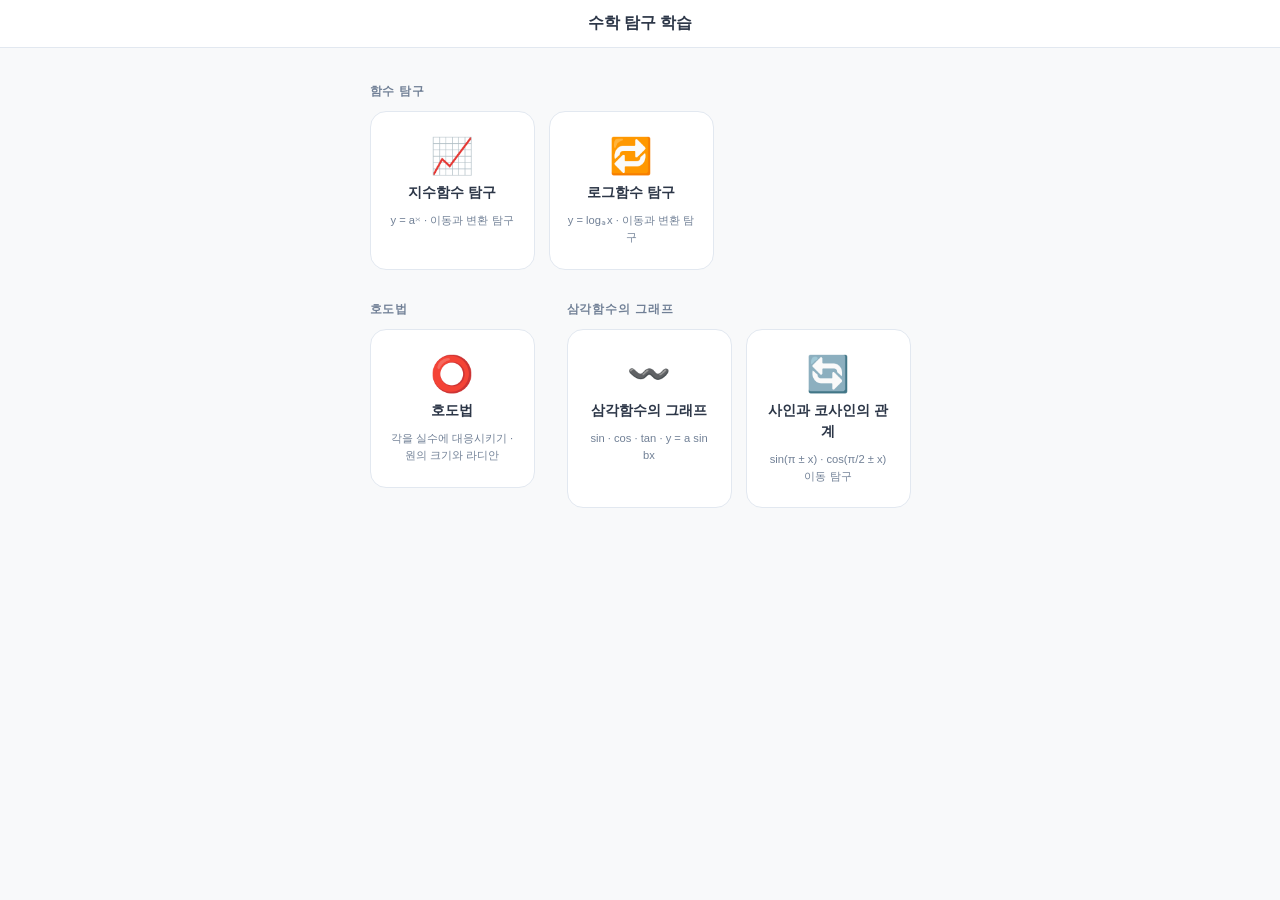
<file: index.html>
<!DOCTYPE html>
<html lang="ko">
<head>
  <meta charset="UTF-8">
  <meta name="viewport" content="width=device-width, initial-scale=1.0">
  <title>수학 탐구 학습</title>
  <link rel="stylesheet" href="common.css">
  <style>
    body { overflow: auto; }
    .hub-body {
      flex: 1;
      display: flex;
      align-items: flex-start;
      justify-content: center;
      padding: 36px 24px;
      overflow: auto;
    }
    .hub-wrap {
      display: flex;
      flex-direction: column;
      gap: 32px;
      min-width: 0;
    }
    .hub-section { display: flex; flex-direction: column; gap: 12px; }
    .section-row { display: flex; gap: 32px; flex-wrap: wrap; }
    .hub-section-title {
      font-size: 0.72rem;
      font-weight: 700;
      color: var(--text-muted);
      text-transform: uppercase;
      letter-spacing: 0.08em;
    }
    .card-row { display: flex; gap: 14px; flex-wrap: wrap; }
    .topic-card {
      background: var(--panel-bg);
      border: 1.5px solid var(--border);
      border-radius: 16px;
      padding: 26px 18px 22px;
      width: 165px;
      display: flex;
      flex-direction: column;
      align-items: center;
      gap: 9px;
      text-decoration: none;
      color: var(--text);
      transition: box-shadow 0.18s, border-color 0.18s;
    }
    .topic-card:hover {
      border-color: var(--accent);
      box-shadow: 0 4px 20px rgba(108,92,231,0.18);
    }
    .card-icon { font-size: 2.2rem; line-height: 1; }
    .card-name {
      font-size: 0.9rem;
      font-weight: 700;
      text-align: center;
      line-height: 1.45;
    }
    .card-desc {
      font-size: 0.7rem;
      color: var(--text-muted);
      text-align: center;
      line-height: 1.55;
    }
  </style>
</head>
<body>
  <header class="page-header">
    <span class="page-title">수학 탐구 학습</span>
  </header>
  <main class="hub-body">
    <div class="hub-wrap">

      <div class="hub-section">
        <div class="hub-section-title">함수 탐구</div>
        <div class="card-row">
          <a href="exp-function/index.html" class="topic-card">
            <span class="card-icon">📈</span>
            <span class="card-name">지수함수 탐구</span>
            <span class="card-desc">y = aˣ · 이동과 변환 탐구</span>
          </a>
          <a href="log-function/index.html" class="topic-card">
            <span class="card-icon">🔁</span>
            <span class="card-name">로그함수 탐구</span>
            <span class="card-desc">y = logₐx · 이동과 변환 탐구</span>
          </a>
        </div>
      </div>

      <div class="section-row">
      <div class="hub-section">
        <div class="hub-section-title">호도법</div>
        <div class="card-row">
          <a href="radian/index.html" class="topic-card">
            <span class="card-icon">⭕</span>
            <span class="card-name">호도법</span>
            <span class="card-desc">각을 실수에 대응시키기 · 원의 크기와 라디안</span>
          </a>
        </div>
      </div>

      <div class="hub-section">
        <div class="hub-section-title">삼각함수의 그래프</div>
        <div class="card-row">
          <a href="trig-graph/index.html" class="topic-card">
            <span class="card-icon">〰️</span>
            <span class="card-name">삼각함수의 그래프</span>
            <span class="card-desc">sin · cos · tan · y = a sin bx</span>
          </a>
          <a href="sin-cos-relation/index.html" class="topic-card">
            <span class="card-icon">🔄</span>
            <span class="card-name">사인과 코사인의 관계</span>
            <span class="card-desc">sin(π ± x) · cos(π/2 ± x) 이동 탐구</span>
          </a>
        </div>
      </div>
      </div>

    </div>
  </main>
</body>
</html>
</file>
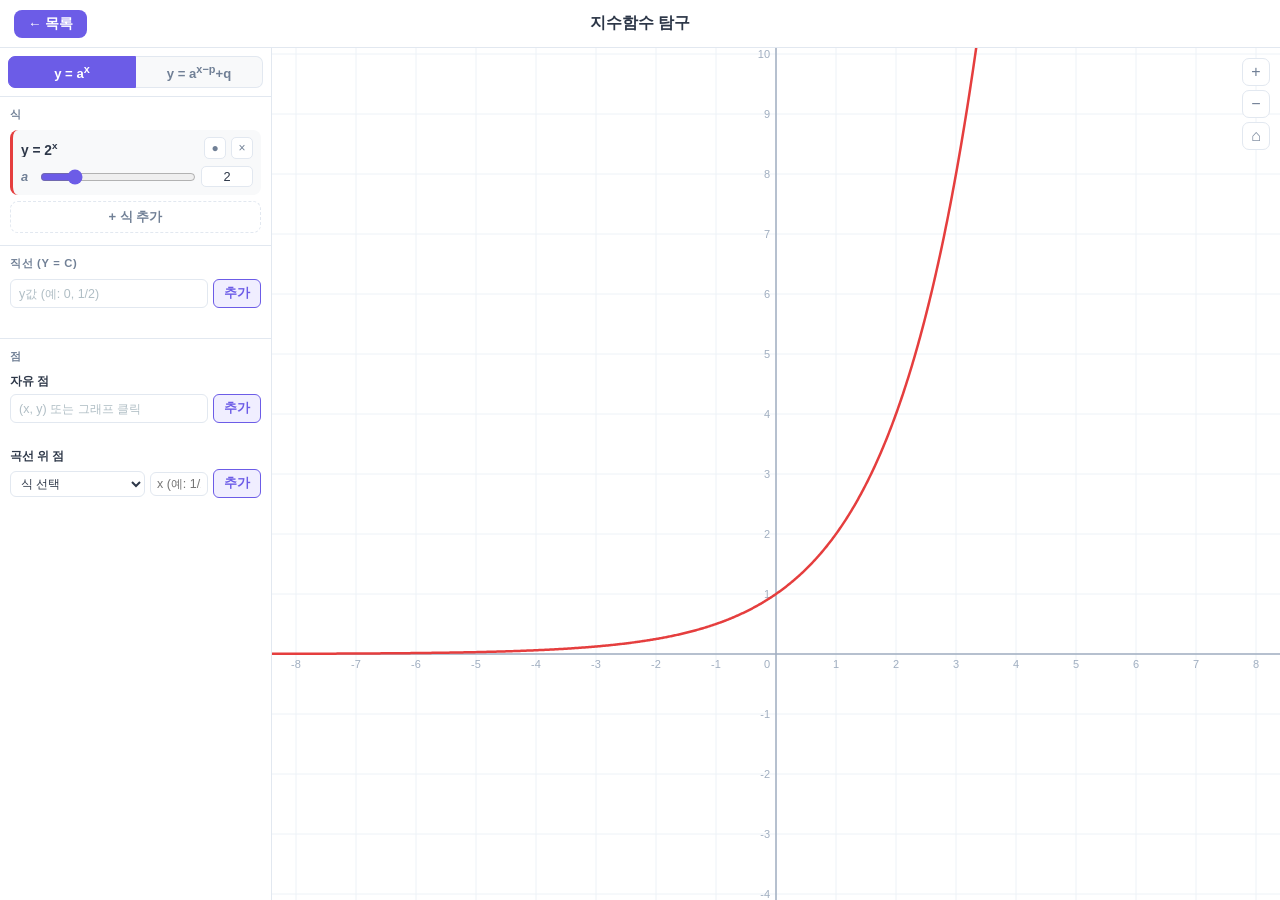
<file: exp-function/index.html>
<!DOCTYPE html>
<html lang="ko">
<head>
  <meta charset="UTF-8">
  <meta name="viewport" content="width=device-width, initial-scale=1.0, maximum-scale=1.0, user-scalable=no">
  <title>지수함수 탐구</title>
  <link rel="stylesheet" href="../common.css">
  <style>
    /* ===== 전체 레이아웃 ===== */
    .page-body {
      display: flex;
      flex: 1;
      overflow: hidden;
      min-height: 0;
    }

    /* ===== 왼쪽 패널 ===== */
    .panel-left {
      width: 272px;
      flex-shrink: 0;
      background: var(--panel-bg);
      border-right: 1px solid var(--border);
      display: flex;
      flex-direction: column;
      overflow: hidden;
    }

    /* 타입 선택 바 */
    .type-bar {
      display: flex;
      padding: 8px;
      gap: 0;
      border-bottom: 1px solid var(--border);
      flex-shrink: 0;
    }
    .type-btn {
      flex: 1;
      padding: 6px 4px;
      border: 1.5px solid var(--border);
      background: var(--bg);
      color: var(--text-muted);
      font-size: 0.82rem;
      font-weight: 700;
      cursor: pointer;
      transition: all 0.15s;
      white-space: nowrap;
    }
    .type-btn:first-child { border-radius: 7px 0 0 7px; }
    .type-btn:last-child  { border-radius: 0 7px 7px 0; border-left: none; }
    .type-btn.active { background: var(--accent); color: #fff; border-color: var(--accent); }
    .type-btn:last-child.active { border-left: 1.5px solid var(--accent); }

    /* 스크롤 영역 */
    .panel-scroll {
      flex: 1;
      overflow-y: auto;
      min-height: 0;
    }

    /* 섹션 */
    .p-section {
      padding: 10px 10px 12px;
      border-bottom: 1px solid var(--border);
    }
    .p-section:last-child { border-bottom: none; }
    .p-sec-label {
      font-size: 0.7rem;
      font-weight: 700;
      color: var(--text-muted);
      text-transform: uppercase;
      letter-spacing: 0.06em;
      margin-bottom: 8px;
    }

    /* ===== 식 아이템 ===== */
    .formula-item {
      background: var(--bg);
      border-radius: 8px;
      border-left: 3px solid #cbd5e0;
      padding: 7px 8px 8px;
      margin-bottom: 6px;
    }
    .fi-header {
      display: flex;
      align-items: center;
      gap: 5px;
      margin-bottom: 7px;
    }
    .fi-label {
      flex: 1;
      font-size: 0.86rem;
      font-weight: 700;
      color: var(--text);
      min-width: 0;
      overflow: hidden;
      text-overflow: ellipsis;
      white-space: nowrap;
    }
    .fi-label sup { font-size: 0.72em; }
    .fi-btn {
      width: 22px; height: 22px;
      border: 1px solid var(--border);
      border-radius: 5px;
      background: var(--panel-bg);
      cursor: pointer;
      font-size: 0.75rem;
      color: var(--text-muted);
      display: flex; align-items: center; justify-content: center;
      flex-shrink: 0;
      transition: all 0.12s;
    }
    .fi-btn:hover { background: var(--bg); }
    .fi-btn.del:hover { background: #fff5f5; color: #e53e3e; border-color: #fed7d7; }
    .fi-btn.vis-off { opacity: 0.35; }

    /* 파라미터 행 */
    .fi-param {
      display: flex;
      align-items: center;
      gap: 5px;
      margin-bottom: 5px;
      font-size: 0.8rem;
    }
    .fi-param:last-child { margin-bottom: 0; }
    .fi-param > label {
      width: 14px;
      font-weight: 700;
      color: var(--text-muted);
      flex-shrink: 0;
      font-style: italic;
    }
    .fi-param input[type=range] {
      flex: 1;
      accent-color: var(--accent);
      min-width: 0;
      cursor: pointer;
    }
    .fi-param .frac-inp {
      width: 52px;
      border: 1px solid var(--border);
      border-radius: 5px;
      padding: 2px 5px;
      font-size: 0.8rem;
      text-align: center;
      color: var(--text);
      outline: none;
      flex-shrink: 0;
      background: var(--panel-bg);
    }
    .fi-param .frac-inp:focus { border-color: var(--accent); }

    /* 식 추가 버튼 */
    .add-formula-btn {
      width: 100%;
      padding: 6px;
      border: 1.5px dashed var(--border);
      border-radius: 8px;
      background: transparent;
      color: var(--text-muted);
      font-size: 0.82rem;
      font-weight: 600;
      cursor: pointer;
      transition: all 0.15s;
    }
    .add-formula-btn:hover {
      border-color: var(--accent);
      color: var(--accent);
      background: var(--accent-light);
    }

    /* ===== 점 섹션 ===== */
    .pt-sub-label {
      font-size: 0.72rem;
      font-weight: 700;
      color: var(--text);
      margin-bottom: 5px;
      margin-top: 10px;
    }
    .pt-sub-label:first-of-type { margin-top: 0; }

    .pt-input-row {
      display: flex;
      gap: 5px;
      margin-bottom: 4px;
    }
    .pt-input-row input[type=text] {
      flex: 1;
      border: 1px solid var(--border);
      border-radius: 6px;
      padding: 5px 8px;
      font-size: 0.82rem;
      color: var(--text);
      outline: none;
      min-width: 0;
      background: var(--panel-bg);
    }
    .pt-input-row input[type=text]:focus { border-color: var(--accent); }
    .pt-input-row input[type=text]::placeholder { color: #b0bec5; font-size: 0.78rem; }

    .curve-row {
      display: flex;
      gap: 5px;
      align-items: center;
      margin-bottom: 4px;
    }
    .curve-row select {
      flex: 1;
      border: 1px solid var(--border);
      border-radius: 6px;
      padding: 4px 6px;
      font-size: 0.78rem;
      color: var(--text);
      outline: none;
      background: var(--panel-bg);
      min-width: 0;
    }
    .curve-row select:focus { border-color: var(--accent); }
    .curve-row .frac-inp {
      width: 58px;
      border: 1px solid var(--border);
      border-radius: 6px;
      padding: 4px 6px;
      font-size: 0.78rem;
      text-align: center;
      color: var(--text);
      outline: none;
      flex-shrink: 0;
      background: var(--panel-bg);
    }
    .curve-row .frac-inp:focus { border-color: var(--accent); }

    .pt-add-btn {
      padding: 5px 10px;
      border: 1.5px solid var(--accent);
      border-radius: 6px;
      background: var(--accent-light);
      color: var(--accent);
      font-size: 0.8rem;
      font-weight: 700;
      cursor: pointer;
      white-space: nowrap;
      flex-shrink: 0;
      transition: all 0.12s;
    }
    .pt-add-btn:hover { background: var(--accent); color: #fff; }

    .error-msg {
      color: #e53e3e;
      font-size: 0.74rem;
      min-height: 1em;
      margin-bottom: 2px;
    }

    /* 점 목록 */
    .pt-item {
      display: flex;
      align-items: center;
      gap: 6px;
      padding: 4px 7px;
      background: var(--bg);
      border-radius: 6px;
      margin-bottom: 4px;
      font-size: 0.8rem;
    }
    .pt-dot {
      width: 10px; height: 10px;
      border-radius: 50%;
      flex-shrink: 0;
    }
    .pt-coords {
      flex: 1;
      font-family: 'Courier New', monospace;
      font-size: 0.78rem;
      color: var(--text);
    }
    .pt-del-btn {
      width: 18px; height: 18px;
      border: none;
      border-radius: 4px;
      background: transparent;
      cursor: pointer;
      color: var(--text-muted);
      font-size: 0.72rem;
      display: flex; align-items: center; justify-content: center;
      flex-shrink: 0;
      transition: all 0.12s;
    }
    .pt-del-btn:hover { background: #fff5f5; color: #e53e3e; }

    /* ===== 그래프 영역 ===== */
    .panel-graph {
      flex: 1;
      min-width: 0;
      position: relative;
      overflow: hidden;
      background: #fff;
    }
    #graphCanvas {
      width: 100%;
      height: 100%;
      cursor: crosshair;
      display: block;
    }

    /* 그래프 컨트롤 버튼 */
    .graph-controls {
      position: absolute;
      top: 10px;
      right: 10px;
      display: flex;
      flex-direction: column;
      gap: 4px;
    }
    .gc-btn {
      width: 28px; height: 28px;
      background: rgba(255,255,255,0.92);
      border: 1px solid var(--border);
      border-radius: 7px;
      font-size: 1rem;
      cursor: pointer;
      display: flex; align-items: center; justify-content: center;
      color: var(--text-muted);
      transition: all 0.12s;
      user-select: none;
    }
    .gc-btn:hover { background: var(--accent-light); color: var(--accent); border-color: var(--accent); }

    /* 좌표 표시 */
    .coord-hint {
      position: absolute;
      bottom: 10px;
      left: 10px;
      font-size: 0.72rem;
      color: var(--text-muted);
      pointer-events: none;
      user-select: none;
      background: rgba(255,255,255,0.8);
      padding: 2px 6px;
      border-radius: 4px;
    }
  </style>
</head>
<body>
  <header class="page-header">
    <a href="../index.html" class="back-link">← 목록</a>
    <span class="page-title">지수함수 탐구</span>
  </header>

  <main class="page-body">

    <!-- 왼쪽 패널 -->
    <div class="panel-left">

      <!-- 타입 선택 바 -->
      <div class="type-bar">
        <button class="type-btn active" id="typeBtnBasic">y = a<sup>x</sup></button>
        <button class="type-btn" id="typeBtnShifted">y = a<sup>x−p</sup>+q</button>
      </div>

      <div class="panel-scroll">

        <!-- 식 섹션 -->
        <div class="p-section">
          <div class="p-sec-label">식</div>
          <div id="formulaList"></div>
          <button class="add-formula-btn" id="btnAddFormula">+ 식 추가</button>
        </div>

        <!-- 직선 섹션 -->
        <div class="p-section">
          <div class="p-sec-label">직선 (y = c)</div>
          <div class="pt-input-row">
            <input type="text" id="lineYInput" placeholder="y값 (예: 0, 1/2)">
            <button class="pt-add-btn" id="btnAddLine">추가</button>
          </div>
          <div class="error-msg" id="lineError"></div>
          <div id="lineList"></div>
        </div>

        <!-- 점 섹션 -->
        <div class="p-section">
          <div class="p-sec-label">점</div>

          <div class="pt-sub-label">자유 점</div>
          <div class="pt-input-row">
            <input type="text" id="freePtInput" placeholder="(x, y) 또는 그래프 클릭">
            <button class="pt-add-btn" id="btnAddFreePt">추가</button>
          </div>
          <div class="error-msg" id="freePtError"></div>

          <div class="pt-sub-label">곡선 위 점</div>
          <div class="curve-row">
            <select id="curvePtSelect">
              <option value="">식 선택</option>
            </select>
            <input type="text" id="curvePtX" class="frac-inp" placeholder="x (예: 1/2)">
            <button class="pt-add-btn" id="btnAddCurvePt">추가</button>
          </div>
          <div class="error-msg" id="curvePtError"></div>

          <div id="pointList" style="margin-top:8px;"></div>
        </div>

      </div>
    </div>

    <!-- 그래프 캔버스 -->
    <div class="panel-graph">
      <canvas id="graphCanvas"></canvas>
      <div class="graph-controls">
        <button class="gc-btn" id="btnZoomIn"  title="확대">+</button>
        <button class="gc-btn" id="btnZoomOut" title="축소">−</button>
        <button class="gc-btn" id="btnReset"   title="초기화">⌂</button>
      </div>
      <div class="coord-hint" id="coordHint"></div>
    </div>

  </main>
  <script src="script.js"></script>
</body>
</html>
</file>
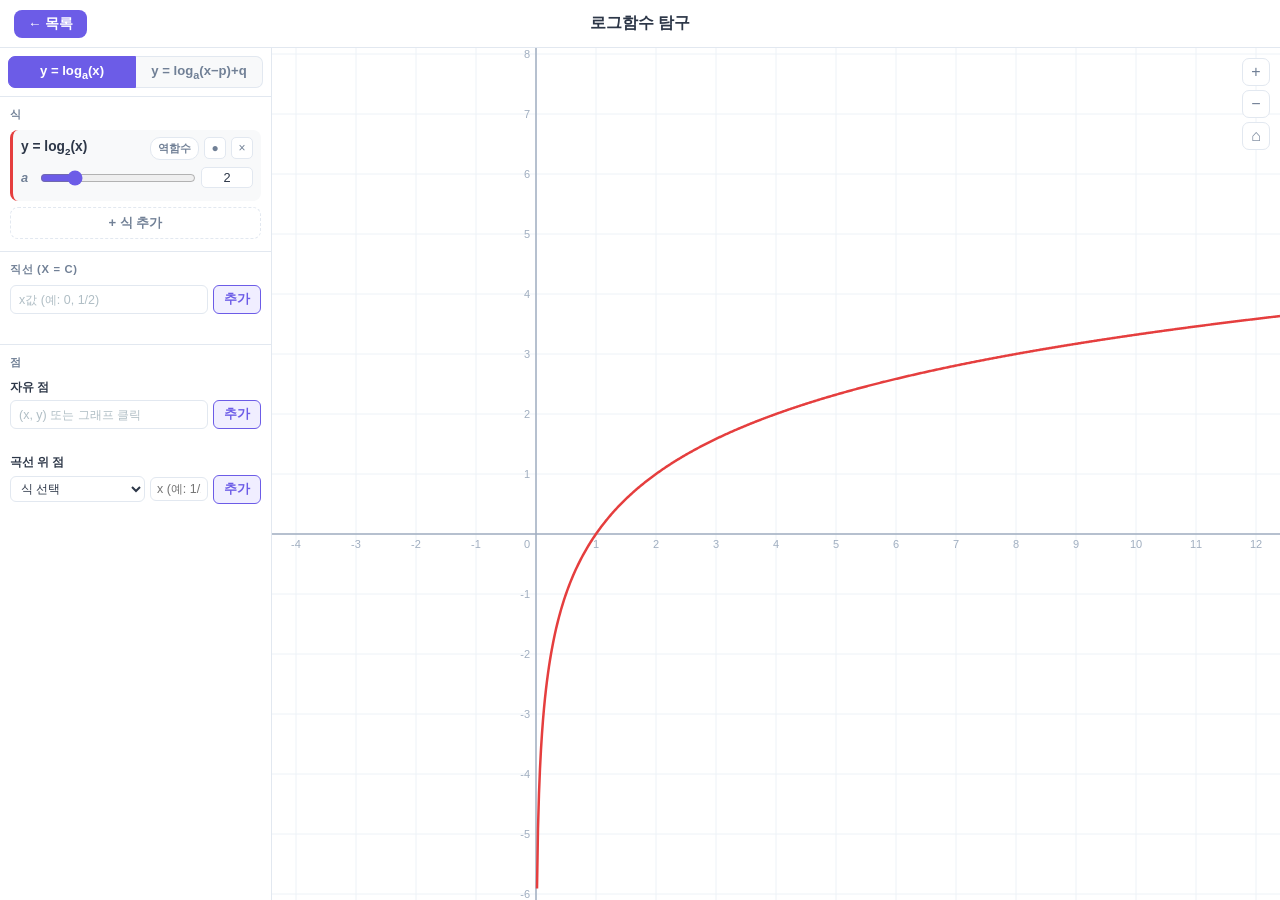
<file: log-function/index.html>
<!DOCTYPE html>
<html lang="ko">
<head>
  <meta charset="UTF-8">
  <meta name="viewport" content="width=device-width, initial-scale=1.0, maximum-scale=1.0, user-scalable=no">
  <title>로그함수 탐구</title>
  <link rel="stylesheet" href="../common.css">
  <style>
    .page-body {
      display: flex;
      flex: 1;
      overflow: hidden;
      min-height: 0;
    }
    .panel-left {
      width: 272px;
      flex-shrink: 0;
      background: var(--panel-bg);
      border-right: 1px solid var(--border);
      display: flex;
      flex-direction: column;
      overflow: hidden;
    }
    .type-bar {
      display: flex;
      padding: 8px;
      gap: 0;
      border-bottom: 1px solid var(--border);
      flex-shrink: 0;
    }
    .type-btn {
      flex: 1;
      padding: 6px 4px;
      border: 1.5px solid var(--border);
      background: var(--bg);
      color: var(--text-muted);
      font-size: 0.82rem;
      font-weight: 700;
      cursor: pointer;
      transition: all 0.15s;
      white-space: nowrap;
    }
    .type-btn:first-child { border-radius: 7px 0 0 7px; }
    .type-btn:last-child  { border-radius: 0 7px 7px 0; border-left: none; }
    .type-btn.active { background: var(--accent); color: #fff; border-color: var(--accent); }
    .type-btn:last-child.active { border-left: 1.5px solid var(--accent); }
    .panel-scroll {
      flex: 1;
      overflow-y: auto;
      min-height: 0;
    }
    .p-section {
      padding: 10px 10px 12px;
      border-bottom: 1px solid var(--border);
    }
    .p-section:last-child { border-bottom: none; }
    .p-sec-label {
      font-size: 0.7rem;
      font-weight: 700;
      color: var(--text-muted);
      text-transform: uppercase;
      letter-spacing: 0.06em;
      margin-bottom: 8px;
    }
    .formula-item {
      background: var(--bg);
      border-radius: 8px;
      border-left: 3px solid #cbd5e0;
      padding: 7px 8px 8px;
      margin-bottom: 6px;
    }
    .fi-header {
      display: flex;
      align-items: center;
      gap: 5px;
      margin-bottom: 7px;
    }
    .fi-label {
      flex: 1;
      font-size: 0.86rem;
      font-weight: 700;
      color: var(--text);
      min-width: 0;
      overflow: hidden;
      text-overflow: ellipsis;
      white-space: nowrap;
    }
    .fi-label sub { font-size: 0.72em; }
    .fi-btn {
      width: 22px; height: 22px;
      border: 1px solid var(--border);
      border-radius: 5px;
      background: var(--panel-bg);
      cursor: pointer;
      font-size: 0.75rem;
      color: var(--text-muted);
      display: flex; align-items: center; justify-content: center;
      flex-shrink: 0;
      transition: all 0.12s;
    }
    .fi-btn:hover { background: var(--bg); }
    .fi-btn.del:hover { background: #fff5f5; color: #e53e3e; border-color: #fed7d7; }
    .fi-btn.vis-off { opacity: 0.35; }
    .inv-badge {
      font-size: 0.68rem;
      font-weight: 600;
      color: var(--text-muted);
      cursor: pointer;
      padding: 2px 7px;
      border-radius: 10px;
      border: 1px solid var(--border);
      background: var(--panel-bg);
      white-space: nowrap;
      flex-shrink: 0;
      user-select: none;
      transition: all 0.12s;
      line-height: 1.6;
    }
    .inv-badge:hover { border-color: var(--accent); color: var(--accent); }
    .inv-badge.inv-on { background: var(--accent-light); color: var(--accent); border-color: #c5b8ff; }
    .fi-param {
      display: flex;
      align-items: center;
      gap: 5px;
      margin-bottom: 5px;
      font-size: 0.8rem;
    }
    .fi-param:last-child { margin-bottom: 0; }
    .fi-param > label {
      width: 14px;
      font-weight: 700;
      color: var(--text-muted);
      flex-shrink: 0;
      font-style: italic;
    }
    .fi-param input[type=range] {
      flex: 1;
      accent-color: var(--accent);
      min-width: 0;
      cursor: pointer;
    }
    .fi-param .frac-inp {
      width: 52px;
      border: 1px solid var(--border);
      border-radius: 5px;
      padding: 2px 5px;
      font-size: 0.8rem;
      text-align: center;
      color: var(--text);
      outline: none;
      flex-shrink: 0;
      background: var(--panel-bg);
    }
    .fi-param .frac-inp:focus { border-color: var(--accent); }
    .add-formula-btn {
      width: 100%;
      padding: 6px;
      border: 1.5px dashed var(--border);
      border-radius: 8px;
      background: transparent;
      color: var(--text-muted);
      font-size: 0.82rem;
      font-weight: 600;
      cursor: pointer;
      transition: all 0.15s;
    }
    .add-formula-btn:hover {
      border-color: var(--accent);
      color: var(--accent);
      background: var(--accent-light);
    }
    .pt-sub-label {
      font-size: 0.72rem;
      font-weight: 700;
      color: var(--text);
      margin-bottom: 5px;
      margin-top: 10px;
    }
    .pt-sub-label:first-of-type { margin-top: 0; }
    .pt-input-row {
      display: flex;
      gap: 5px;
      margin-bottom: 4px;
    }
    .pt-input-row input[type=text] {
      flex: 1;
      border: 1px solid var(--border);
      border-radius: 6px;
      padding: 5px 8px;
      font-size: 0.82rem;
      color: var(--text);
      outline: none;
      min-width: 0;
      background: var(--panel-bg);
    }
    .pt-input-row input[type=text]:focus { border-color: var(--accent); }
    .pt-input-row input[type=text]::placeholder { color: #b0bec5; font-size: 0.78rem; }
    .curve-row {
      display: flex;
      gap: 5px;
      align-items: center;
      margin-bottom: 4px;
    }
    .curve-row select {
      flex: 1;
      border: 1px solid var(--border);
      border-radius: 6px;
      padding: 4px 6px;
      font-size: 0.78rem;
      color: var(--text);
      outline: none;
      background: var(--panel-bg);
      min-width: 0;
    }
    .curve-row select:focus { border-color: var(--accent); }
    .curve-row .frac-inp {
      width: 58px;
      border: 1px solid var(--border);
      border-radius: 6px;
      padding: 4px 6px;
      font-size: 0.78rem;
      text-align: center;
      color: var(--text);
      outline: none;
      flex-shrink: 0;
      background: var(--panel-bg);
    }
    .curve-row .frac-inp:focus { border-color: var(--accent); }
    .pt-add-btn {
      padding: 5px 10px;
      border: 1.5px solid var(--accent);
      border-radius: 6px;
      background: var(--accent-light);
      color: var(--accent);
      font-size: 0.8rem;
      font-weight: 700;
      cursor: pointer;
      white-space: nowrap;
      flex-shrink: 0;
      transition: all 0.12s;
    }
    .pt-add-btn:hover { background: var(--accent); color: #fff; }
    .error-msg {
      color: #e53e3e;
      font-size: 0.74rem;
      min-height: 1em;
      margin-bottom: 2px;
    }
    .pt-item {
      display: flex;
      align-items: center;
      gap: 6px;
      padding: 4px 7px;
      background: var(--bg);
      border-radius: 6px;
      margin-bottom: 4px;
      font-size: 0.8rem;
    }
    .pt-dot {
      width: 10px; height: 10px;
      border-radius: 50%;
      flex-shrink: 0;
    }
    .pt-coords {
      flex: 1;
      font-family: 'Courier New', monospace;
      font-size: 0.78rem;
      color: var(--text);
    }
    .pt-del-btn {
      width: 18px; height: 18px;
      border: none;
      border-radius: 4px;
      background: transparent;
      cursor: pointer;
      color: var(--text-muted);
      font-size: 0.72rem;
      display: flex; align-items: center; justify-content: center;
      flex-shrink: 0;
      transition: all 0.12s;
    }
    .pt-del-btn:hover { background: #fff5f5; color: #e53e3e; }
    .panel-graph {
      flex: 1;
      min-width: 0;
      position: relative;
      overflow: hidden;
      background: #fff;
    }
    #graphCanvas {
      width: 100%;
      height: 100%;
      cursor: crosshair;
      display: block;
    }
    .graph-controls {
      position: absolute;
      top: 10px;
      right: 10px;
      display: flex;
      flex-direction: column;
      gap: 4px;
    }
    .gc-btn {
      width: 28px; height: 28px;
      background: rgba(255,255,255,0.92);
      border: 1px solid var(--border);
      border-radius: 7px;
      font-size: 1rem;
      cursor: pointer;
      display: flex; align-items: center; justify-content: center;
      color: var(--text-muted);
      transition: all 0.12s;
      user-select: none;
    }
    .gc-btn:hover { background: var(--accent-light); color: var(--accent); border-color: var(--accent); }
    .coord-hint {
      position: absolute;
      bottom: 10px;
      left: 10px;
      font-size: 0.72rem;
      color: var(--text-muted);
      pointer-events: none;
      user-select: none;
      background: rgba(255,255,255,0.8);
      padding: 2px 6px;
      border-radius: 4px;
    }
  </style>
</head>
<body>
  <header class="page-header">
    <a href="../index.html" class="back-link">← 목록</a>
    <span class="page-title">로그함수 탐구</span>
  </header>

  <main class="page-body">

    <div class="panel-left">
      <div class="type-bar">
        <button class="type-btn active" id="typeBtnBasic">y = log<sub>a</sub>(x)</button>
        <button class="type-btn" id="typeBtnShifted">y = log<sub>a</sub>(x−p)+q</button>
      </div>

      <div class="panel-scroll">

        <div class="p-section">
          <div class="p-sec-label">식</div>
          <div id="formulaList"></div>
          <button class="add-formula-btn" id="btnAddFormula">+ 식 추가</button>
        </div>

        <div class="p-section">
          <div class="p-sec-label">직선 (x = c)</div>
          <div class="pt-input-row">
            <input type="text" id="lineXInput" placeholder="x값 (예: 0, 1/2)">
            <button class="pt-add-btn" id="btnAddLine">추가</button>
          </div>
          <div class="error-msg" id="lineError"></div>
          <div id="lineList"></div>
        </div>

        <div class="p-section">
          <div class="p-sec-label">점</div>

          <div class="pt-sub-label">자유 점</div>
          <div class="pt-input-row">
            <input type="text" id="freePtInput" placeholder="(x, y) 또는 그래프 클릭">
            <button class="pt-add-btn" id="btnAddFreePt">추가</button>
          </div>
          <div class="error-msg" id="freePtError"></div>

          <div class="pt-sub-label">곡선 위 점</div>
          <div class="curve-row">
            <select id="curvePtSelect">
              <option value="">식 선택</option>
            </select>
            <input type="text" id="curvePtX" class="frac-inp" placeholder="x (예: 1/2)">
            <button class="pt-add-btn" id="btnAddCurvePt">추가</button>
          </div>
          <div class="error-msg" id="curvePtError"></div>

          <div id="pointList" style="margin-top:8px;"></div>
        </div>

      </div>
    </div>

    <div class="panel-graph">
      <canvas id="graphCanvas"></canvas>
      <div class="graph-controls">
        <button class="gc-btn" id="btnZoomIn"  title="확대">+</button>
        <button class="gc-btn" id="btnZoomOut" title="축소">−</button>
        <button class="gc-btn" id="btnReset"   title="초기화">⌂</button>
      </div>
      <div class="coord-hint" id="coordHint"></div>
    </div>

  </main>
  <script src="script.js"></script>
</body>
</html>
</file>
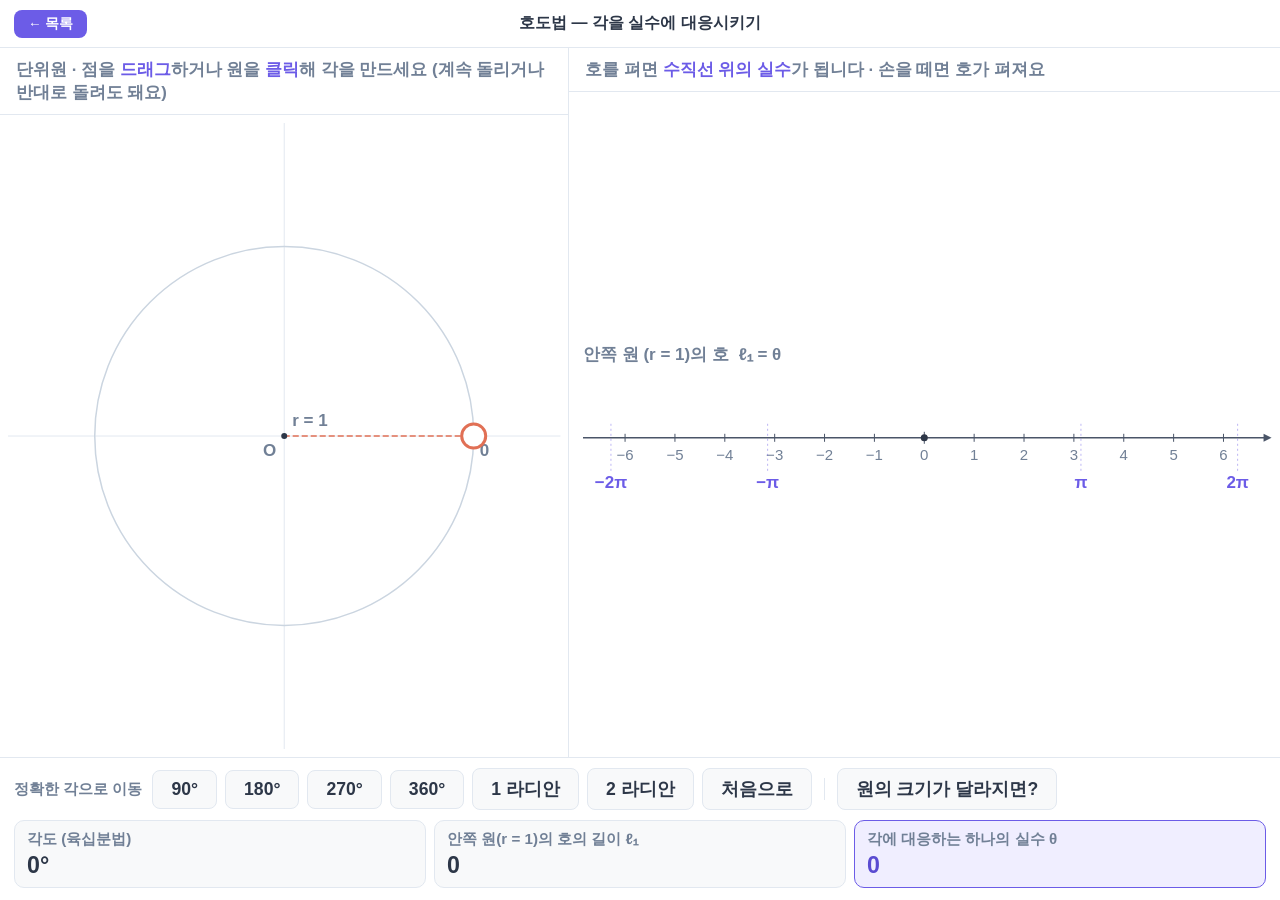
<file: radian/index.html>
<!DOCTYPE html>
<html lang="ko">
<head>
  <meta charset="UTF-8">
  <meta name="viewport" content="width=device-width, initial-scale=1.0, maximum-scale=1.0, user-scalable=no">
  <title>호도법</title>
  <link rel="stylesheet" href="../common.css">
  <style>
    .page-body {
      display: flex;
      flex-direction: column;
      flex: 1;
      min-height: 0;
    }
    .stage {
      display: flex;
      flex: 1;
      min-height: 0;
    }
    .stage-panel {
      flex: 1;
      min-width: 0;
      display: flex;
      flex-direction: column;
      background: var(--panel-bg);
    }
    .stage-panel + .stage-panel { border-left: 1px solid var(--border); flex: 1.25; }
    .panel-label {
      padding: 10px 16px;
      font-size: 1.05rem;
      font-weight: 700;
      color: var(--text-muted);
      border-bottom: 1px solid var(--border);
      flex-shrink: 0;
    }
    .panel-label b { color: var(--accent); }
    .canvas-wrap { position: relative; flex: 1; min-height: 0; }
    .canvas-wrap canvas { position: absolute; inset: 0; width: 100%; height: 100%; touch-action: none; }
    #circleCanvas { cursor: crosshair; }

    .ctrl-bar {
      background: var(--panel-bg);
      border-top: 1px solid var(--border);
      padding: 10px 14px 12px;
      display: flex;
      flex-direction: column;
      gap: 10px;
      flex-shrink: 0;
    }
    .ctrl-row { display: flex; flex-wrap: wrap; gap: 8px; align-items: center; }
    .ctrl-label { font-size: 0.95rem; font-weight: 700; color: var(--text-muted); margin-right: 2px; }
    .rd-btn {
      padding: 8px 18px;
      border: 1.5px solid var(--border);
      background: var(--bg);
      color: var(--text);
      border-radius: 8px;
      font-size: 1.1rem;
      font-weight: 700;
      cursor: pointer;
      transition: all 0.15s;
    }
    .rd-btn:hover { background: var(--accent-light); color: var(--accent); border-color: var(--accent); }
    .rd-btn.toggle.on { background: var(--accent); color: #fff; border-color: var(--accent); }
    .rd-btn.primary { background: var(--accent); color: #fff; border-color: var(--accent); }
    .rd-btn.primary:hover { background: var(--accent-dark); color: #fff; }
    .sep { width: 1px; height: 22px; background: var(--border); margin: 0 4px; }

    .readouts { display: grid; grid-template-columns: repeat(5, minmax(0, 1fr)); gap: 8px; }
    .readouts.basic { grid-template-columns: repeat(3, minmax(0, 1fr)); }
    .rd-cell {
      background: var(--bg);
      border: 1px solid var(--border);
      border-radius: 10px;
      padding: 8px 12px;
      min-width: 0;
    }
    .rd-name { font-size: 0.95rem; color: var(--text-muted); font-weight: 700; }
    .rd-val { font-size: 1.45rem; font-weight: 700; margin-top: 2px; overflow-wrap: anywhere; }
    .rd-cell.hl { background: var(--accent-light); border-color: var(--accent); }
    .rd-cell.hl .rd-val { color: var(--accent-dark); }

    @media (max-width: 760px) {
      body { font-size: 17px; overflow: auto; height: auto; min-height: 100dvh; }
      .stage { flex-direction: column; }
      .stage-panel, .stage-panel + .stage-panel { flex: none; height: 360px; border-left: none; border-top: 1px solid var(--border); }
      .readouts { grid-template-columns: repeat(2, minmax(0, 1fr)); }
    }
  </style>
</head>
<body>
  <header class="page-header">
    <a href="../index.html" class="back-link">← 목록</a>
    <span class="page-title">호도법 — 각을 실수에 대응시키기</span>
  </header>

  <main class="page-body">
    <div class="stage">
      <section class="stage-panel">
        <div class="panel-label" id="panelLabelC">단위원과 바깥 원 · 점을 <b>드래그</b>하거나 원을 <b>클릭</b>해 각을 만드세요 (바깥 원의 ● 를 끌면 반지름이 바뀝니다)</div>
        <div class="canvas-wrap"><canvas id="circleCanvas"></canvas></div>
      </section>
      <section class="stage-panel">
        <div class="panel-label">호를 펴면 <b>수직선 위의 실수</b>가 됩니다 · 손을 떼면 호가 펴져요</div>
        <div class="canvas-wrap"><canvas id="lineCanvas"></canvas></div>
      </section>
    </div>

    <div class="ctrl-bar">
      <div class="ctrl-row">
        <span class="ctrl-label">정확한 각으로 이동</span>
        <button class="rd-btn" data-deg="90">90°</button>
        <button class="rd-btn" data-deg="180">180°</button>
        <button class="rd-btn" data-deg="270">270°</button>
        <button class="rd-btn" data-deg="360">360°</button>
        <button class="rd-btn" data-rad="1">1 라디안</button>
        <button class="rd-btn" data-rad="2">2 라디안</button>
        <button class="rd-btn" id="btnReset">처음으로</button>
        <span class="sep"></span>
        <button class="rd-btn toggle" id="btnOuter">원의 크기가 달라지면?</button>
        <button class="rd-btn primary" id="btnDivide" hidden>÷ 반지름 해보기</button>
      </div>
      <div class="readouts basic" id="rdGrid">
        <div class="rd-cell"><div class="rd-name">각도 (육십분법)</div><div class="rd-val" id="rdDeg">0°</div></div>
        <div class="rd-cell"><div class="rd-name">안쪽 원(r = 1)의 호의 길이 ℓ₁</div><div class="rd-val" id="rdL1">0</div></div>
        <div class="rd-cell" id="rdL2Cell" hidden><div class="rd-name" id="rdL2Name">바깥 원(r = 2.0)의 호의 길이 ℓ₂</div><div class="rd-val" id="rdL2">0</div></div>
        <div class="rd-cell" id="rdRatioCell" hidden><div class="rd-name">ℓ ÷ r (호의 길이 ÷ 반지름)</div><div class="rd-val" id="rdRatio">–</div></div>
        <div class="rd-cell hl"><div class="rd-name">각에 대응하는 하나의 실수 θ</div><div class="rd-val" id="rdTheta">0</div></div>
      </div>
    </div>
  </main>

  <script src="script.js"></script>
</body>
</html>
</file>
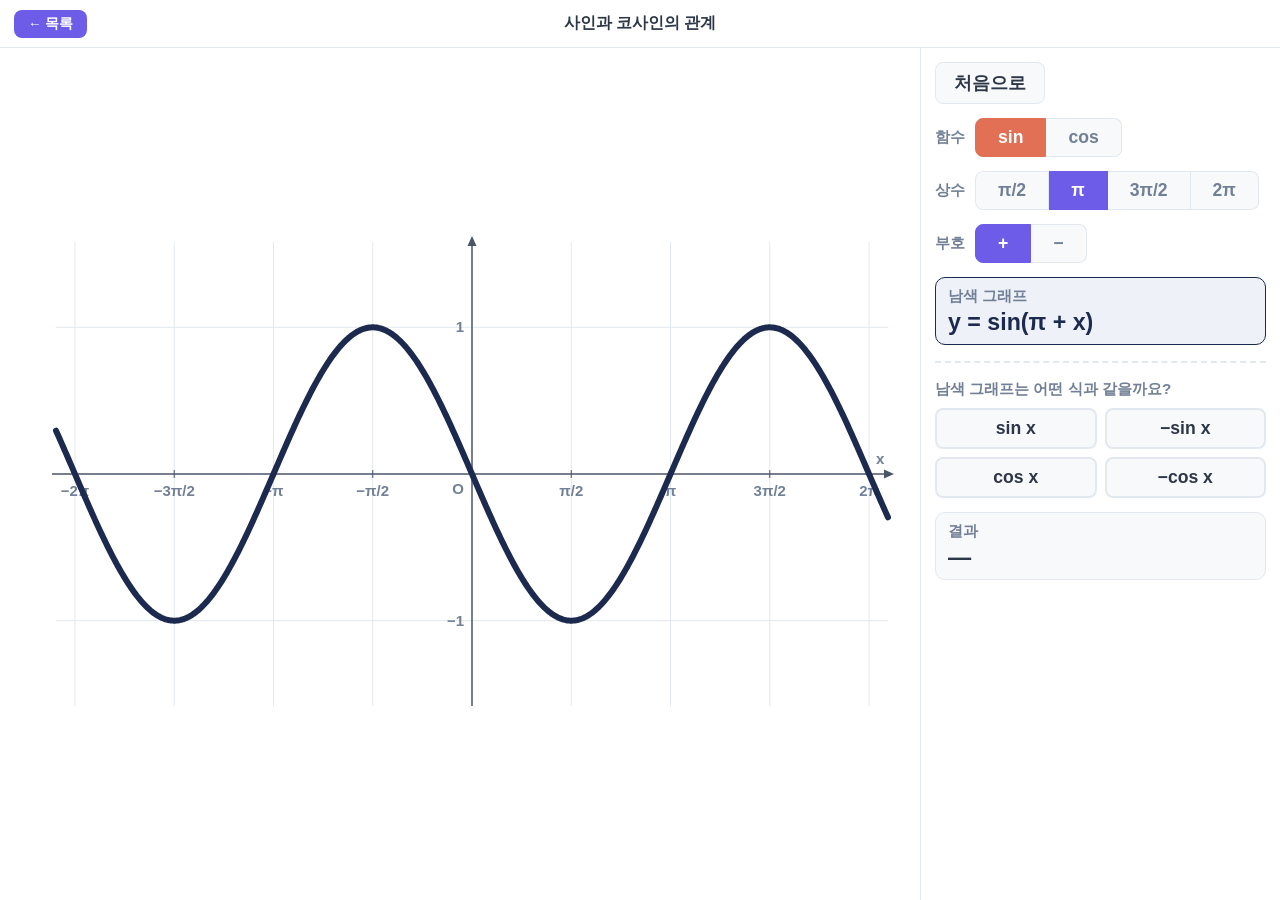
<file: sin-cos-relation/index.html>
<!DOCTYPE html>
<html lang="ko">
<head>
  <meta charset="UTF-8">
  <meta name="viewport" content="width=device-width, initial-scale=1.0, maximum-scale=1.0, user-scalable=no">
  <title>사인과 코사인의 관계</title>
  <link rel="stylesheet" href="../common.css">
  <style>
    [hidden] { display: none !important; }
    .page-body { display: flex; flex-direction: row; flex: 1; min-height: 0; }
    .canvas-wrap { position: relative; flex: 1; min-width: 0; background: var(--panel-bg); }
    .canvas-wrap canvas { position: absolute; inset: 0; width: 100%; height: 100%; touch-action: none; }

    .ctrl-bar {
      width: 360px;
      background: var(--panel-bg);
      border-left: 1px solid var(--border);
      padding: 14px;
      display: flex;
      flex-direction: column;
      gap: 14px;
      flex-shrink: 0;
      overflow-y: auto;
    }
    #barCand { display: grid; grid-template-columns: 1fr 1fr; gap: 8px; width: 100%; }
    .ctrl-row { display: flex; flex-wrap: wrap; gap: 8px; align-items: center; }
    .ctrl-label { font-size: 0.95rem; font-weight: 700; color: var(--text-muted); margin-right: 2px; }
    .rd-btn {
      padding: 8px 18px;
      border: 1.5px solid var(--border);
      background: var(--bg);
      color: var(--text);
      border-radius: 8px;
      font-size: 1.1rem;
      font-weight: 700;
      cursor: pointer;
      transition: all 0.15s;
    }
    .rd-btn:hover { background: var(--accent-light); color: var(--accent); border-color: var(--accent); }
    .rd-btn.primary { background: var(--accent); color: #fff; border-color: var(--accent); }
    .rd-btn.primary:hover { background: var(--accent-dark); color: #fff; }

    .seg-bar { display: inline-flex; }
    .seg-btn {
      padding: 8px 22px;
      border: 1.5px solid var(--border);
      background: var(--bg);
      color: var(--text-muted);
      font-size: 1.1rem;
      font-weight: 700;
      cursor: pointer;
    }
    .seg-btn:first-child { border-radius: 8px 0 0 8px; }
    .seg-btn:last-child { border-radius: 0 8px 8px 0; }
    .seg-btn:not(:first-child) { border-left: none; }
    .seg-btn.active { background: var(--accent); border-color: var(--accent); color: #fff; }
    .seg-btn[data-fn="sin"].active { background: #e17055; border-color: #e17055; }
    .seg-btn[data-fn="cos"].active { background: #0984e3; border-color: #0984e3; }
    .cand-btn {
      padding: 8px 18px;
      border: 2px solid var(--border);
      background: var(--bg);
      color: var(--text);
      border-radius: 8px;
      font-size: 1.1rem;
      font-weight: 700;
      cursor: pointer;
      transition: all 0.15s;
    }
    .cand-btn[data-fn="sin"]:hover, .cand-btn[data-fn="sin"].active { border-color: #e8590c; background: #fff0e6; color: #c2410c; }
    .cand-btn[data-fn="cos"]:hover, .cand-btn[data-fn="cos"].active { border-color: #1971c2; background: #e7f1fb; color: #1558a0; }
    .cand-btn.right { border-color: #099268 !important; background: #e6f7f1 !important; color: #00836a !important; }
    .cand-btn.wrong { border-color: #c92a2a !important; background: #fff0f0 !important; color: #c92a2a !important; }
    .rd-cell.bad .rd-val { color: #c92a2a; }
    .sep { width: 1px; height: 22px; background: var(--border); margin: 0 4px; }

    .readouts { display: grid; grid-template-columns: 1fr; gap: 8px; }
    .rd-cell {
      background: var(--bg);
      border: 1px solid var(--border);
      border-radius: 10px;
      padding: 8px 12px;
      min-width: 0;
    }
    .rd-name { font-size: 0.95rem; color: var(--text-muted); font-weight: 700; }
    .rd-val { font-size: 1.45rem; font-weight: 700; margin-top: 2px; overflow-wrap: anywhere; }
    .rd-cell.target-cell { background: #eef1f8; border-color: #1b2a4e; }
    .rd-cell.target-cell .rd-val { color: #1b2a4e; }
    .divider { border: none; border-top: 2px dashed var(--border); margin: 2px 0; }
    .rd-cell.hl { background: var(--accent-light); border-color: var(--accent); }
    .rd-cell.hl .rd-val { color: var(--accent-dark); }
    .rd-cell.ok { background: #e6f7f1; border-color: #00a383; }
    .rd-cell.ok .rd-val { color: #00836a; }
    .rd-cell.ok { animation: pop 0.6s ease-out, glow 1.2s ease-in-out 3; }
    @keyframes pop {
      0% { transform: scale(0.8); }
      50% { transform: scale(1.12); }
      100% { transform: scale(1); }
    }
    @keyframes glow {
      0%, 100% { box-shadow: 0 0 0 rgba(9,146,104,0); }
      50% { box-shadow: 0 0 18px 4px rgba(9,146,104,0.55); }
    }

    @media (max-width: 760px) {
      body { overflow: auto; height: auto; min-height: 100dvh; }
      .page-body { flex-direction: column; }
      .canvas-wrap { flex: none; height: 320px; }
      .ctrl-bar { width: auto; border-left: none; border-top: 1px solid var(--border); overflow-y: visible; }
    }
  </style>
</head>
<body>
  <header class="page-header">
    <a href="../index.html" class="back-link">← 목록</a>
    <span class="page-title">사인과 코사인의 관계</span>
  </header>

  <main class="page-body">
    <div class="canvas-wrap"><canvas id="mainCanvas"></canvas></div>

    <div class="ctrl-bar">
      <div class="ctrl-row">
        <button class="rd-btn" id="btnReset">처음으로</button>
      </div>
      <div class="ctrl-row">
        <span class="ctrl-label">함수</span>
        <span class="seg-bar" id="barFn">
          <button class="seg-btn active" data-fn="sin">sin</button>
          <button class="seg-btn" data-fn="cos">cos</button>
        </span>
      </div>
      <div class="ctrl-row">
        <span class="ctrl-label">상수</span>
        <span class="seg-bar" id="barC">
          <button class="seg-btn" data-c="1">π/2</button>
          <button class="seg-btn active" data-c="2">π</button>
          <button class="seg-btn" data-c="3">3π/2</button>
          <button class="seg-btn" data-c="4">2π</button>
        </span>
      </div>
      <div class="ctrl-row">
        <span class="ctrl-label">부호</span>
        <span class="seg-bar" id="barS">
          <button class="seg-btn active" data-s="1">+</button>
          <button class="seg-btn" data-s="-1">−</button>
        </span>
      </div>
      <div class="rd-cell target-cell"><div class="rd-name">남색 그래프</div><div class="rd-val" id="rdTarget"></div></div>

      <hr class="divider">

      <div class="ctrl-row">
        <span class="ctrl-label">남색 그래프는 어떤 식과 같을까요?</span>
        <span id="barCand">
          <button class="cand-btn" data-fn="sin" data-sg="1">sin x</button>
          <button class="cand-btn" data-fn="sin" data-sg="-1">−sin x</button>
          <button class="cand-btn" data-fn="cos" data-sg="1">cos x</button>
          <button class="cand-btn" data-fn="cos" data-sg="-1">−cos x</button>
        </span>
      </div>

      <div class="readouts">
        <div class="rd-cell" id="cellResult"><div class="rd-name" id="rdResName">결과</div><div class="rd-val" id="rdResult">—</div></div>
      </div>
    </div>
  </main>

  <script src="script.js"></script>
</body>
</html>
</file>
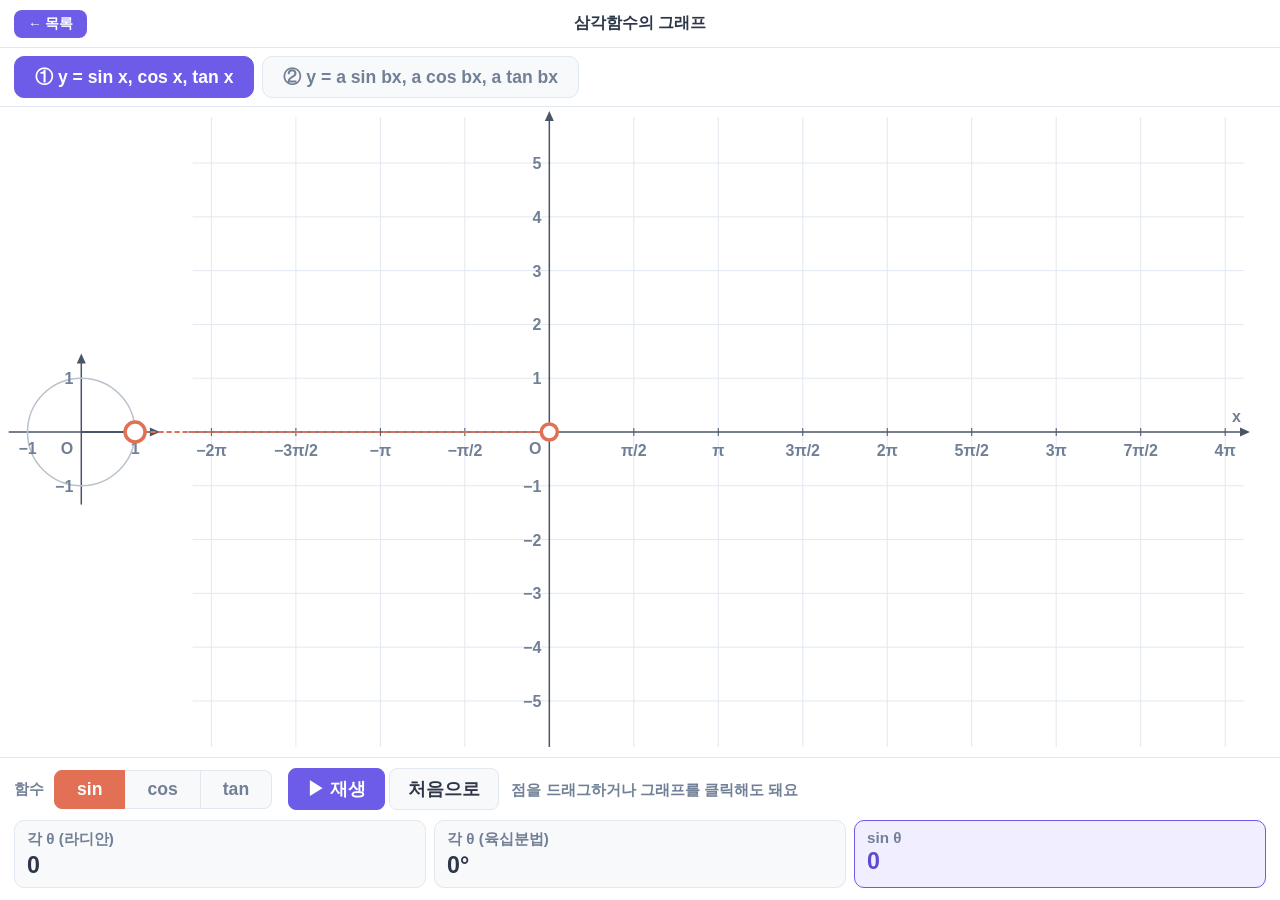
<file: trig-graph/index.html>
<!DOCTYPE html>
<html lang="ko">
<head>
  <meta charset="UTF-8">
  <meta name="viewport" content="width=device-width, initial-scale=1.0, maximum-scale=1.0, user-scalable=no">
  <title>삼각함수의 그래프</title>
  <link rel="stylesheet" href="../common.css">
  <style>
    [hidden] { display: none !important; }
    .tab-bar {
      display: flex;
      gap: 8px;
      padding: 8px 14px;
      background: var(--panel-bg);
      border-bottom: 1px solid var(--border);
      flex-shrink: 0;
      flex-wrap: wrap;
    }
    .tab-btn {
      padding: 8px 20px;
      border: 1.5px solid var(--border);
      background: var(--bg);
      color: var(--text-muted);
      border-radius: 10px;
      font-size: 1.1rem;
      font-weight: 700;
      cursor: pointer;
      transition: all 0.15s;
    }
    .tab-btn.active { background: var(--accent); color: #fff; border-color: var(--accent); }

    .page-body { display: flex; flex-direction: column; flex: 1; min-height: 0; }
    .canvas-wrap { position: relative; flex: 1; min-height: 0; background: var(--panel-bg); }
    .canvas-wrap canvas { position: absolute; inset: 0; width: 100%; height: 100%; touch-action: none; }
    #mainCanvas { cursor: crosshair; }

    .ctrl-bar {
      background: var(--panel-bg);
      border-top: 1px solid var(--border);
      padding: 10px 14px 12px;
      display: flex;
      flex-direction: column;
      gap: 10px;
      flex-shrink: 0;
    }
    .ctrl-row { display: flex; flex-wrap: wrap; gap: 8px; align-items: center; }
    .ctrl-label { font-size: 0.95rem; font-weight: 700; color: var(--text-muted); margin-right: 2px; }
    .rd-btn {
      padding: 8px 18px;
      border: 1.5px solid var(--border);
      background: var(--bg);
      color: var(--text);
      border-radius: 8px;
      font-size: 1.1rem;
      font-weight: 700;
      cursor: pointer;
      transition: all 0.15s;
    }
    .rd-btn:hover { background: var(--accent-light); color: var(--accent); border-color: var(--accent); }
    .rd-btn.primary { background: var(--accent); color: #fff; border-color: var(--accent); }
    .rd-btn.primary:hover { background: var(--accent-dark); color: #fff; }
    .fn-bar { display: inline-flex; }
    .fn-btn {
      padding: 8px 22px;
      border: 1.5px solid var(--border);
      background: var(--bg);
      color: var(--text-muted);
      font-size: 1.1rem;
      font-weight: 700;
      cursor: pointer;
    }
    .fn-btn:first-child { border-radius: 8px 0 0 8px; }
    .fn-btn:last-child { border-radius: 0 8px 8px 0; }
    .fn-btn:not(:first-child) { border-left: none; }
    .fn-btn:not(:first-child):not(:last-child) { border-radius: 0; }
    .fn-btn.active { color: #fff; }
    .fn-btn[data-fn="sin"].active { background: #e17055; border-color: #e17055; }
    .fn-btn[data-fn="cos"].active { background: #0984e3; border-color: #0984e3; }
    .fn-btn[data-fn="tan"].active { background: #00a383; border-color: #00a383; }
    .sep { width: 1px; height: 22px; background: var(--border); margin: 0 4px; }

    .slider-row { display: flex; align-items: center; gap: 12px; flex: 1; min-width: 260px; }
    .slider-name { font-size: 1.3rem; font-weight: 700; width: 1.6em; text-align: right; font-style: italic; }
    .slider-row input[type=range] { flex: 1; height: 32px; accent-color: var(--accent); cursor: pointer; }
    .slider-val { font-size: 1.3rem; font-weight: 700; width: 3.2em; color: var(--accent-dark); }

    .readouts { display: grid; grid-template-columns: repeat(3, minmax(0, 1fr)); gap: 8px; }
    .readouts.four { grid-template-columns: repeat(4, minmax(0, 1fr)); }
    .rd-cell {
      background: var(--bg);
      border: 1px solid var(--border);
      border-radius: 10px;
      padding: 8px 12px;
      min-width: 0;
    }
    .rd-name { font-size: 0.95rem; color: var(--text-muted); font-weight: 700; }
    .rd-val { font-size: 1.45rem; font-weight: 700; margin-top: 2px; overflow-wrap: anywhere; }
    .rd-cell.hl { background: var(--accent-light); border-color: var(--accent); }
    .rd-cell.hl .rd-val { color: var(--accent-dark); }

    @media (max-width: 760px) {
      body { overflow: auto; height: auto; min-height: 100dvh; }
      .canvas-wrap { flex: none; height: 360px; }
      .readouts, .readouts.four { grid-template-columns: repeat(2, minmax(0, 1fr)); }
    }
  </style>
</head>
<body>
  <header class="page-header">
    <a href="../index.html" class="back-link">← 목록</a>
    <span class="page-title">삼각함수의 그래프</span>
  </header>

  <div class="tab-bar">
    <button class="tab-btn active" id="tab1">① y = sin x, cos x, tan x</button>
    <button class="tab-btn" id="tab2">② y = a sin bx, a cos bx, a tan bx</button>
  </div>

  <main class="page-body">
    <div class="canvas-wrap"><canvas id="mainCanvas"></canvas></div>

    <div class="ctrl-bar">
      <div class="ctrl-row">
        <span class="ctrl-label">함수</span>
        <span class="fn-bar">
          <button class="fn-btn active" data-fn="sin">sin</button>
          <button class="fn-btn" data-fn="cos">cos</button>
          <button class="fn-btn" data-fn="tan">tan</button>
        </span>
        <span class="tab1-only">
          <span class="sep"></span>
          <button class="rd-btn primary" id="btnPlay">▶ 재생</button>
          <button class="rd-btn" id="btnReset">처음으로</button>
          <span class="ctrl-label" style="margin-left:8px">점을 드래그하거나 그래프를 클릭해도 돼요</span>
        </span>
      </div>

      <div class="ctrl-row tab2-only" hidden>
        <div class="slider-row">
          <span class="slider-name">a</span>
          <input type="range" id="sliderA" min="-3" max="3" step="0.1" value="1">
          <span class="slider-val" id="valA">1</span>
        </div>
        <div class="slider-row">
          <span class="slider-name">b</span>
          <input type="range" id="sliderB" min="0.5" max="4" step="0.1" value="1">
          <span class="slider-val" id="valB">1</span>
        </div>
        <button class="rd-btn" id="btnAB">a, b를 1로</button>
      </div>

      <div class="readouts tab1-only">
        <div class="rd-cell"><div class="rd-name">각 θ (라디안)</div><div class="rd-val" id="rdRad">0</div></div>
        <div class="rd-cell"><div class="rd-name">각 θ (육십분법)</div><div class="rd-val" id="rdDeg">0°</div></div>
        <div class="rd-cell hl"><div class="rd-name" id="rdFnName">sin θ</div><div class="rd-val" id="rdFn">0</div></div>
      </div>

      <div class="readouts four tab2-only" hidden>
        <div class="rd-cell hl"><div class="rd-name">식</div><div class="rd-val" id="rdExpr">y = sin x</div></div>
        <div class="rd-cell"><div class="rd-name">최댓값</div><div class="rd-val" id="rdMax">1</div></div>
        <div class="rd-cell"><div class="rd-name">최솟값</div><div class="rd-val" id="rdMin">−1</div></div>
        <div class="rd-cell"><div class="rd-name" id="rdPeriodName">주기 2π/|b|</div><div class="rd-val" id="rdPeriod">2π</div></div>
      </div>
    </div>
  </main>

  <script src="script.js"></script>
</body>
</html>
</file>
<file: common.css>
/* ===== CSS 변수 (first-task 동일 팔레트) ===== */
:root {
  --accent: #6c5ce7;
  --accent-dark: #5a4bd1;
  --accent-light: #f0eeff;
  --bg: #f8f9fa;
  --panel-bg: #ffffff;
  --border: #e2e8f0;
  --text: #2d3748;
  --text-muted: #718096;
  --header-h: 48px;
}

/* ===== 리셋 + 기본 ===== */
*, *::before, *::after { box-sizing: border-box; margin: 0; padding: 0; }
body {
  font-family: -apple-system, BlinkMacSystemFont, 'Segoe UI', sans-serif;
  font-size: 15px;
  background: var(--bg);
  color: var(--text);
  height: 100dvh;
  overflow: hidden;
  display: flex;
  flex-direction: column;
}

/* ===== 헤더 ===== */
.page-header {
  height: var(--header-h);
  background: var(--panel-bg);
  border-bottom: 1px solid var(--border);
  display: flex;
  align-items: center;
  justify-content: center;
  position: relative;
  flex-shrink: 0;
}
.back-link {
  position: absolute;
  left: 14px;
  padding: 5px 14px;
  background: var(--accent);
  color: #fff;
  border-radius: 8px;
  font-size: 0.85rem;
  font-weight: 600;
  text-decoration: none;
  transition: background 0.15s;
}
.back-link:hover { background: var(--accent-dark); color: #fff; }
.page-title {
  font-size: 1rem;
  font-weight: 700;
  color: var(--text);
}

/* ===== 캔버스 공통 ===== */
canvas { display: block; }
</file>
